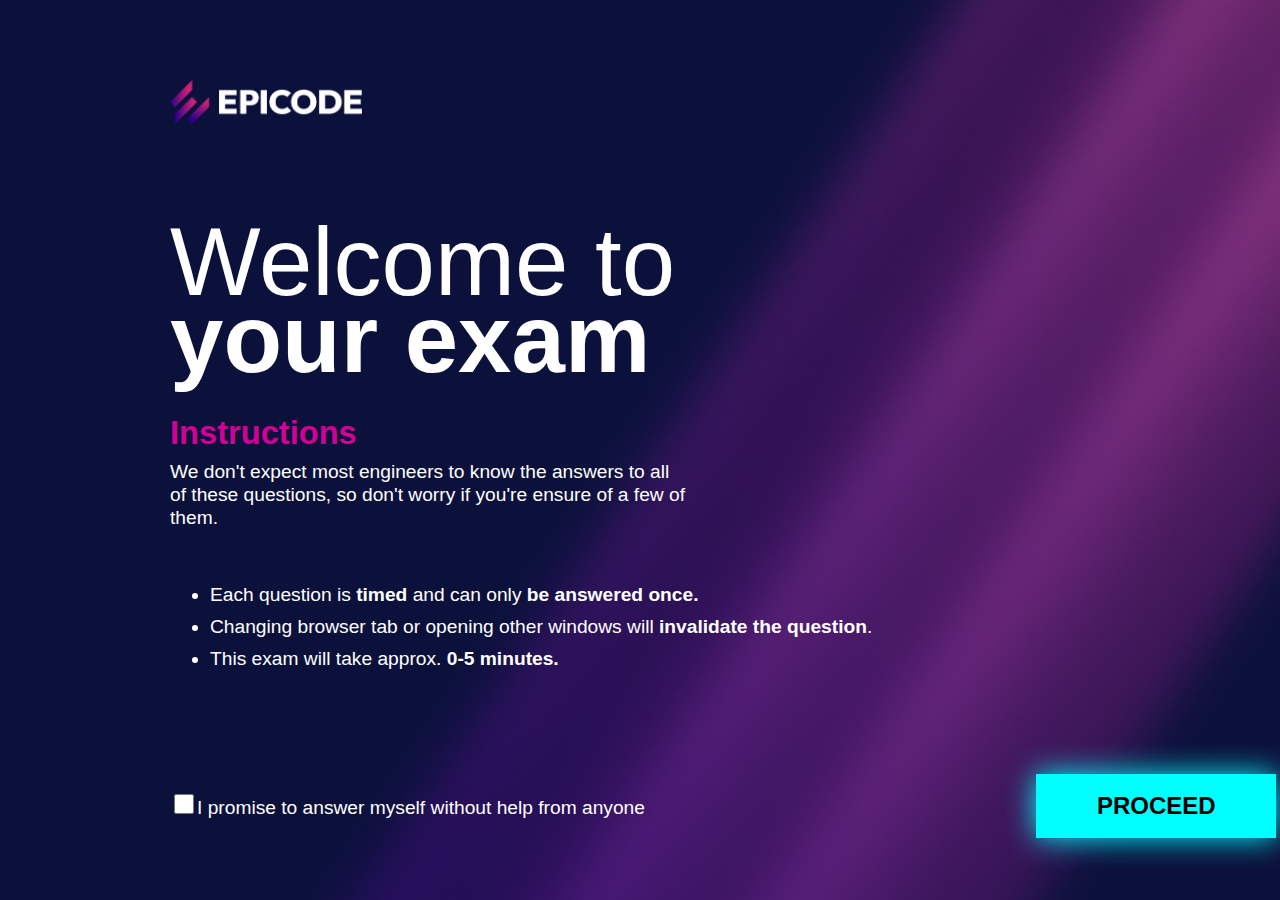
<file: index.html>
<!DOCTYPE html>
<html lang="it">
  <head>
    <meta charset="UTF-8" />
    <meta name="viewport" content="width=device-width, initial-scale=1.0" />
    <title>Welcome Page</title>
    <link
      href="https://fonts.googleapis.com/css2?family=Outfit:wght@100..900&display=swap"
      rel="stylesheet"
    />
    <link
      rel="stylesheet"
      href="https://fonts.googleapis.com/css2?family=Material+Symbols+Outlined:opsz,wght,FILL,GRAD@20..48,100..700,0..1,-50..200"
    />
    <link rel="stylesheet" href="assets/css/style.css" />
  </head>

  <body>
    <header>
      <img src="assets/img/epicode_logo.png" alt="epicode_logo" />
    </header>
    <main>
      <div>
        <h1><span>Welcome to</span> <br /><b>your exam</b></h1>
      </div>
      <div>
        <h3>Instructions</h3>
      </div>
      <div id="paragrafo1">
        <p>
          We don't expect most engineers to know the answers to all of these
          questions, so don't worry if you're ensure of a few of them.
        </p>
      </div>
      <div>
        <ul>
          <li>
            Each question is <b>timed</b> and can only
            <b>be answered once.</b>
          </li>
          <li>
            Changing browser tab or opening other windows will
            <b>invalidate the question</b>.
          </li>
          <li>This exam will take approx. <b>0-5 minutes.</b></li>
        </ul>
      </div>
      <div>
        <input type="checkbox" id="checkbox" /><label for="checkbox"
          >I promise to answer myself without help from anyone</label
        >
        <button class="bottone" id="bottone">PROCEED</button>
        <div id="popup" class="popup">
          <div class="popup-content">
            <span class="close">&times;</span>
            <p>You must accept the terms and conditions to proceed.</p>
          </div>
        </div>
      </div>
    </main>
    <script src="assets/js/script.js"></script>
  </body>
</html>
</file>
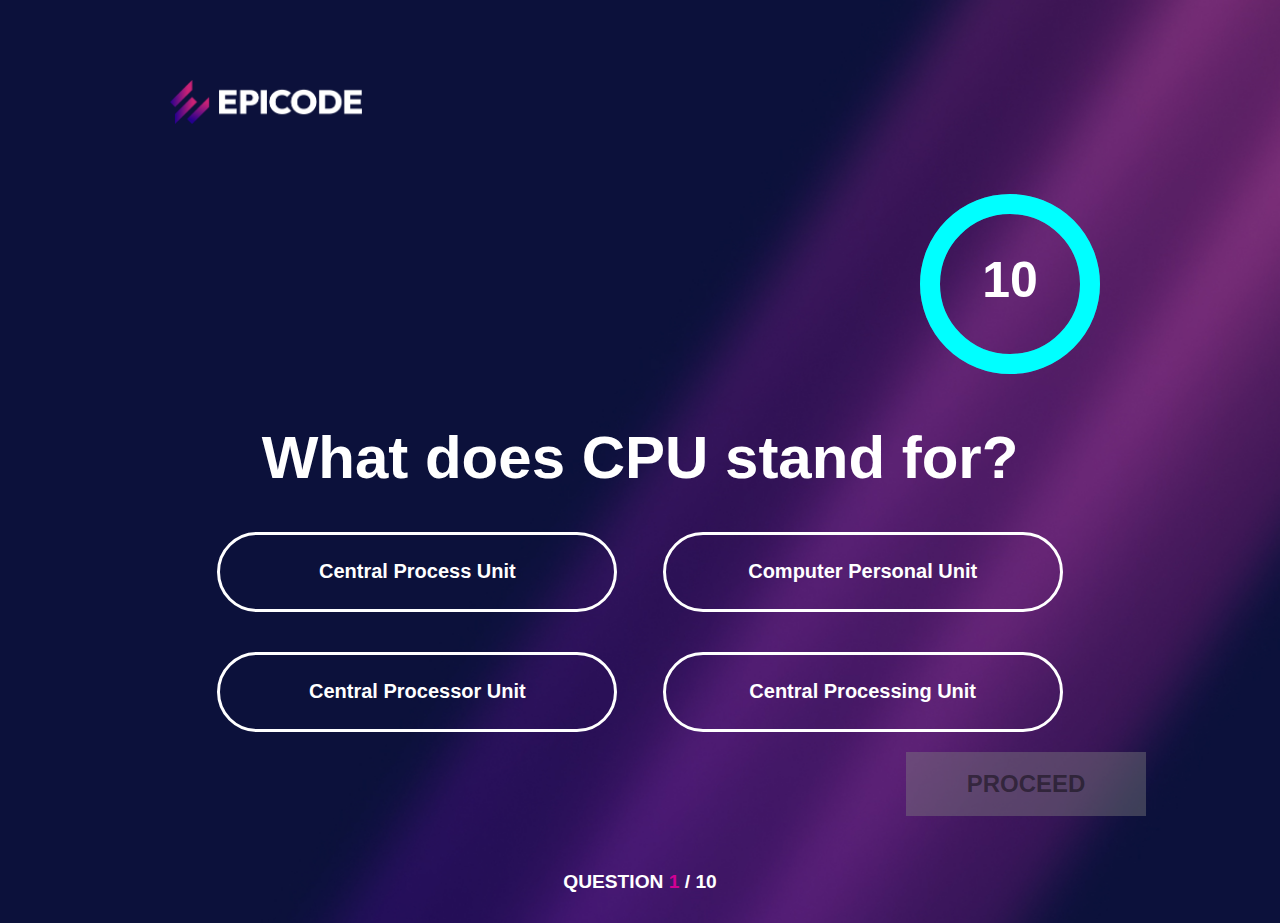
<file: index2.html>
<!DOCTYPE html>
<html lang="it">
  <head>
    <meta charset="UTF-8" />
    <meta name="viewport" content="width=device-width, initial-scale=1.0" />
    <title>Question page</title>
    <link
      href="https://fonts.googleapis.com/css2?family=Outfit:wght@100..900&display=swap"
      rel="stylesheet"
    />
    <link rel="stylesheet" href="assets/css/style.css" />
  </head>

  <body>
    <header id="headerDue">
      <img src="assets/img/epicode_logo.png" alt="epicode_logo" />
    </header>
    <main id="main2">
      <!--Prova Timer-->
      <div class="countdown-container">
        <svg class="progressbar" width="200" height="200">
          <circle class="progressbar-circle" cx="100" cy="100" r="80"></circle>
          <circle
            class="progressbar-progress"
            cx="100"
            cy="100"
            r="80"
          ></circle>
          <text
            class="progressbar-text"
            x="50%"
            y="50%"
            dominant-baseline="middle"
            text-anchor="middle"
          ></text>
        </svg>
      </div>
      <!--Fine prova timer-->
      <div>
        <h1 id="domande"></h1>
      </div>

      <div id="contenitoreBtn">
        <div>
          <button class="btn" id="btn"></button>
          <button class="btn" id="btnUno"></button>
        </div>
        <div>
          <button class="btn"></button>
          <button class="btn" id="btnDue"></button>
        </div>
      </div>
      <div>
        <button class="disabled" id="bottone" disabled>PROCEED</button>
      </div>
      <div>
        <h4>QUESTION <span id="numeroQuestionId">1</span> / 10</h4>
      </div>
    </main>
    <script src="assets/js/script2.js"></script>
  </body>
</html>
</file>
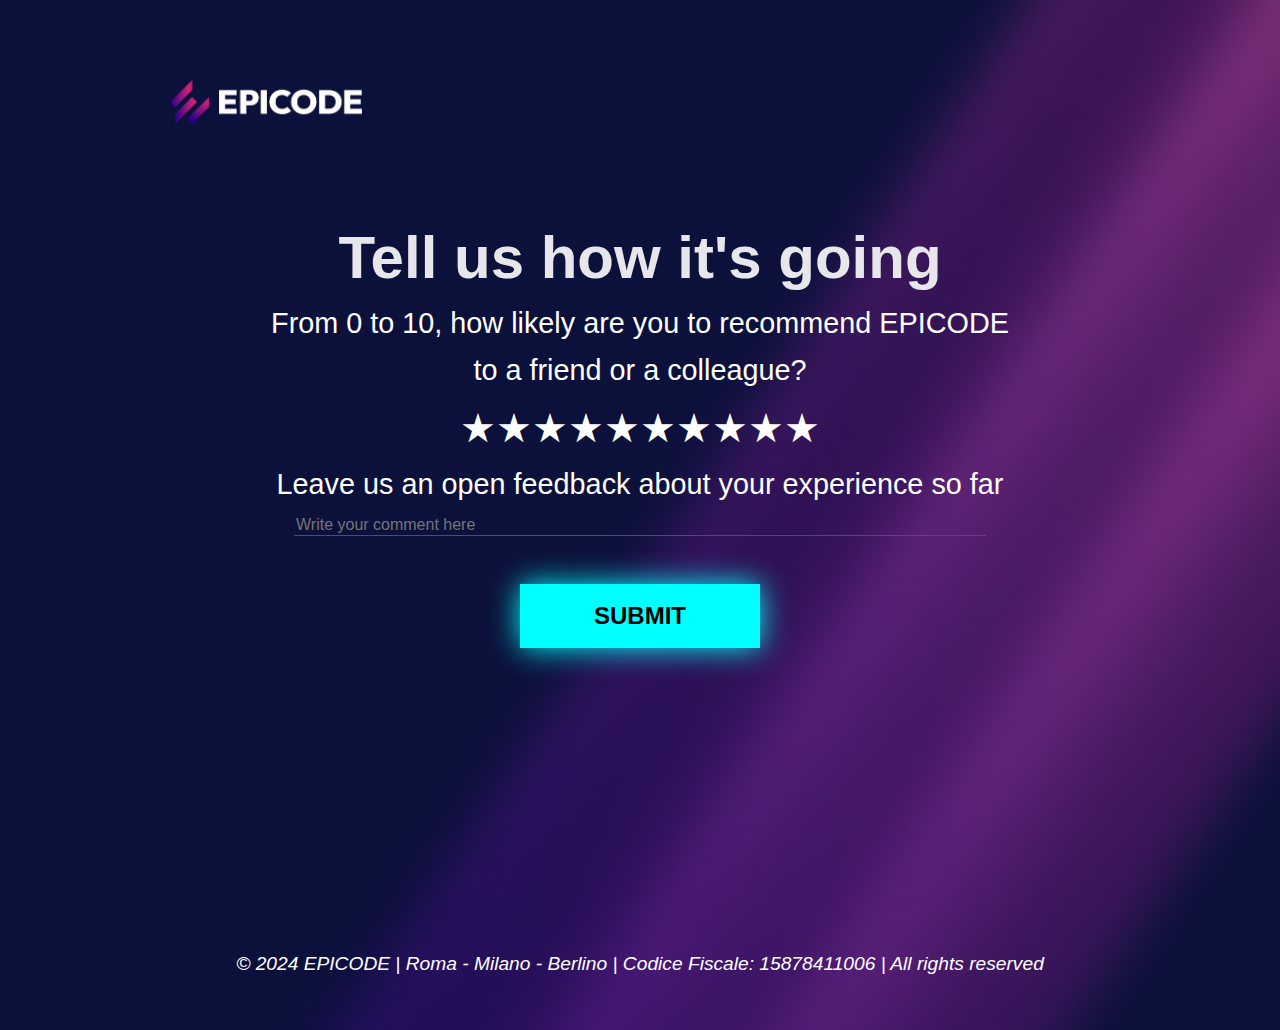
<file: index4.html>
<!DOCTYPE html>
<html lang="en">
  <head>
    <meta charset="UTF-8" />
    <meta name="viewport" content="width=device-width, initial-scale=1.0" />
    <title>Feedback Page</title>
    <link rel="preconnect" href="https://fonts.googleapis.com%22%3E/" />
    <link rel="preconnect" href="https://fonts.gstatic.com/" crossorigin />
    <link
      href="https://fonts.googleapis.com/css2?family=Outfit:wght@100..900&display=swap"
      rel="stylesheet"
    />
    <link
      rel="stylesheet"
      href="https://cdnjs.cloudflare.com/ajax/libs/font-awesome/6.5.1/css/all.min.css"
      integrity="sha512-DTOQO9RWCH3ppGqcWaEA1BIZOC6xxalwEsw9c2QQeAIftl+Vegovlnee1c9QX4TctnWMn13TZye+giMm8e2LwA=="
      crossorigin="anonymous"
      referrerpolicy="no-referrer"
    />
    <link rel="stylesheet" href="assets/css/style.css" />
  </head>
  <body id="bodyQuattro">
    <header id="headerQuattro">
      <img src="assets/img/epicode_logo.png" alt="epicode_logo" />
    </header>
    <main id="paginaQuattro">
      <div>
        <h1>Tell us how it's going</h1>
        <h2>
          From 0 to 10, how likely are you to recommend <span>epicode</span> to
          a friend or a colleague?
        </h2>
      </div>
      <div id="ratingStars">
        <!-- Stelline per la valutazione -->
      </div>
      <h2>Leave us an open feedback about your experience so far</h2>
      <input
        type="text"
        placeholder="Write your comment here"
        required
        id="commentoPg4"
      />
      <br />
      <button id="Invia" class="bottone">submit</button>
    </main>
    <footer>
      <address>
        © 2024 EPICODE | Roma - Milano - Berlino | Codice Fiscale: 15878411006 |
        All rights reserved
      </address>
      <div>
        <a href="mailto:schoolmanagement@epicode.com" target="_blank"
          ><i class="fa-regular fa-envelope"></i
        ></a>
        <a href="https://www.instagram.com/epicode.italia/" target="_blank"
          ><i class="fa-brands fa-instagram"></i
        ></a>
        <a href="https://www.linkedin.com/school/epicodeitalia/" target="_blank"
          ><i class="fa-brands fa-linkedin"></i
        ></a>
      </div>
    </footer>
    <script src="assets/js/script4.js"></script>
  </body>
</html>
</file>
<file: assets/css/style.css>
body {
  
  color: white;
  background-image: url(../img/bg.jpg);
  background-size: cover;
  font-family: "Inter", sans-serif; 
  box-sizing: border-box;
  font-size: 1.2rem;
  line-height: 1.65;
  margin: 0px 170px;
  
}

section p,
ul,
li,
li b,
label,
input[type="text"] {
  font-family: "Inter", sans-serif;
}

header img {
  width: 10em;
}

header {
  margin-top: 80px;
  margin-bottom: 90px;
}

/*Prima pagina HTML*/
h1 {
  line-height: 0.8;
  font-size: 5em;
  margin-bottom: 0.3em;
}

h1 span {
  font-weight: 350;
  color: white;
}
#spesso {
  font-weight: bolder;
}

h3 {
  font-size: 1.7em;
  color: #d20094;
  margin-top: 0;
  margin-bottom: 0;
}

#paragrafo1 {
  width: 55%;
  margin-bottom: 50px;
}

#paragrafo1 p {
  margin-top: 0;
}

p {
  font-size: 1em;
  line-height: 1.2em;
}

ul {
  margin-bottom: 100px;
}

ul li {
  font-size: 1em;
}

#checkbox {
  position: relative;
  display: inline-block;
  width: 20px;
  height: 20px;
  cursor: pointer;


}

label {
  font-size: 1em;
}

.popup {
  display: none;
  position: fixed;
  top: 0;
  left: 0;
  width: 100%;
  height: 100%;
  background-color: rgba(0, 0, 0, 0.5);
}

.popup-content {
  color: rgb(8, 8, 8) ;
  font-weight: bold;
  font-family: 'Times New Roman', Times, serif;
  background-color: #00ffff;
  margin: 20% auto;
  padding: 20px;
  border: 1px solid #888;
  width: 80%;
  background-repeat: no-repeat;
  background-size: cover;
  box-shadow: 10px 10px 10px;
}

.close {
  float: right;
  cursor: pointer;
}
.disabled {
  background-color: rgba(128, 128, 128, 0.423);
  text-transform: uppercase;
  width: 10em;
  font-weight: bold;
  padding: 18px 45px;
  color: rgba(0, 0, 0, 0.455);
  border: none;
  cursor: pointer;
  font-size: 24px;
  position: relative;
  right: -386px;
}
.bottone {
  text-transform: uppercase;
  width: 10em;
  font-weight: bold;
  padding: 18px 45px;
  background-color: #00ffff;
  color: black;
  border: none;
  box-shadow: 0px 0px 30px #00ffff;
  cursor: pointer;
  font-size: 24px;
  position: relative;
  right: -386px;
}

/* CSS PAGINA 2*/

#main2 {
  text-align: center;
}

.btn {
  width: 400px;
  height: 80px;
  color: rgb(255, 255, 255);
  cursor: pointer;
  border-radius: 50px;
  border: 3px solid white;
  background-color: transparent;
  margin: 20px;
  font-weight: bold;
  font-size: 20px;
}

#btnDue {
  width: 400px;
  height: 80px;
  color: rgb(255, 255, 255);
  cursor: pointer;
  border-radius: 50px;
  border: 3px solid white;
  margin: 20px;
  font-weight: bold;
  font-size: 20px;
}

#domande {
  font-size: 60px;
  margin-bottom: 30px;
}

.selezionato {
  background-color: rgb(220, 1, 220);
}

span {
  color: #d20094;
}

h4 {
  margin-top: 50px;
}

/*PROVA TIMER*/

.countdown-container {
  text-align: right;
  margin-top: 50px;
}

.progressbar {
  position: relative;
}

.progressbar-circle {
  fill: transparent;
  stroke: rgb(247, 242, 242, 0.2);
  stroke-width: 20;

  transform: rotate(-90deg);
  transform-origin: center;
}

.progressbar-progress {
  fill: none;
  stroke: #00ffff;
  stroke-width: 20;
  stroke-dasharray: 502;
  stroke-dashoffset: 502;
  transition: stroke-dashoffset 1s ease;

  transform: rotate(-90deg);
  transform-origin: center;
}

.progressbar-text {
  font-size: 50px;
  font-weight: 600;
  fill: white;
  font-family: Arial, sans-serif;
}

#headerDue {
  margin-bottom: 0;
}

/*pagina 3*/
#stilepagina3 {
  color: white;
}
.titolo3 {
  text-align: center;
  margin-bottom: 100px;
}
#bottone3 {
  text-align: center;
  margin-right: 800px;
  margin-top: 400px;
  
}

.riepilogo {
  
  display: inline-block;
  vertical-align: middle;
  margin: 0 90px;
}
.contenitoreRisultati {
  position: absolute; /* Posizionamento assoluto */
  top: 50%; /* Spostalo verso il 50% dell'altezza della finestra */
  left: 50%; /* Spostalo verso il 50% della larghezza della finestra */
  transform: translate(
    -50%,
    -50%
  ); /* Sposta indietro di metà della propria dimensione */
  text-align: center;
  width: 100%; /* Allinea il testo al centro */
}

.chart-container {
  width: 400px; /* Larghezza desiderata */
  height: 300px; /* Altezza desiderata */
  margin: 0 auto;
  display: inline-block;
  vertical-align: middle;
}

.h1pg3 {
  text-align: center;
  font-size: 60px;
  margin: 0;
  margin-bottom: -35px;
  font-weight: 200;

}

#sinistra, #percentualeCorrette{
  text-align: left;
  font-weight: 700;
}

#destra, #percentualeIncorrette {
  text-align: right;
  font-weight: 700;
}

#numCorrette, #numIncorrette{
  font-weight: 400;
}

.h2pg3 {
  text-align: center;
  font-weight: lighter;
}

/* PAGINA 4 */

#paginaQuattro {
  text-align: center;
}

#paginaQuattro h1 {
  color: #e7e7eb;
  font-size: 60px;
}
#paginaQuattro h2 {
  font-weight: 400;
  width: 26em;
  margin: 0 auto;
}
#headerQuattro {
  margin-top: 80px;
  margin-bottom: 100px;
}

#headerQuattro img {
  width: 10em;
}

#paginaQuattro span {
  text-transform: uppercase;
  color: white;
}

#paginaQuattro input {
  width: 43em;
  border: none;
  background-color: transparent;
  color: white;
  border-bottom: 1px solid #d20094;
  margin-bottom: 3rem;
  font-size: 1rem;
}

#stelle {
  margin-bottom: 3rem;
  margin-top: 1em;
}

#Invia {
  position: static;
}

.chart-container {
  width: 500px;
  height: 500px;
  margin: 0 auto;
}

.h1pg3 {
  text-align: center;
  font-size: 50px;
}

.h2pg3 {
  text-align: center;
  font-weight: lighter;
}

.btnpg3 {
  width: 50%; /* Larghezza del 50% del contenitore genitore */
  max-width: 200px; /* Massimo 200px di larghezza */
  height: auto; /* Altezza automatica in base al contenuto */
  margin: auto;
  border: 2px solid white;
  background-color: transparent;
  color: white;
  font-weight: bold;
  font-size: 18px;
  text-align: center;
  line-height: normal; /* Ripristina la line-height normale */
  padding: 15px 20px; /* Riduci il padding */
  position: absolute;
  left: 50%;
  bottom: 10%; /* Posiziona a 10% dal basso del contenitore */
  transform: translateX(-50%);
  cursor: pointer;
}

#commento{
  position: relative;
  bottom: 340px;
}

#sottoCommento{
  position: relative;
  bottom: 360px;
  font-size: 20px;
  color: #00ffff ;
}

#testoCommento{
  position: relative;
  bottom: 350px;
  font-size: 17px;
  font-weight: 300;
}
/*Footer Quarta pagina*/

footer {
  text-align: center;
  width: 100%;
  margin-top: 300px;
  margin-bottom: 0;

}

footer div {
  font-size: 30px;
}

footer div a {
  text-decoration: none;
  color: white;
  margin: 5px;
}
</file>
